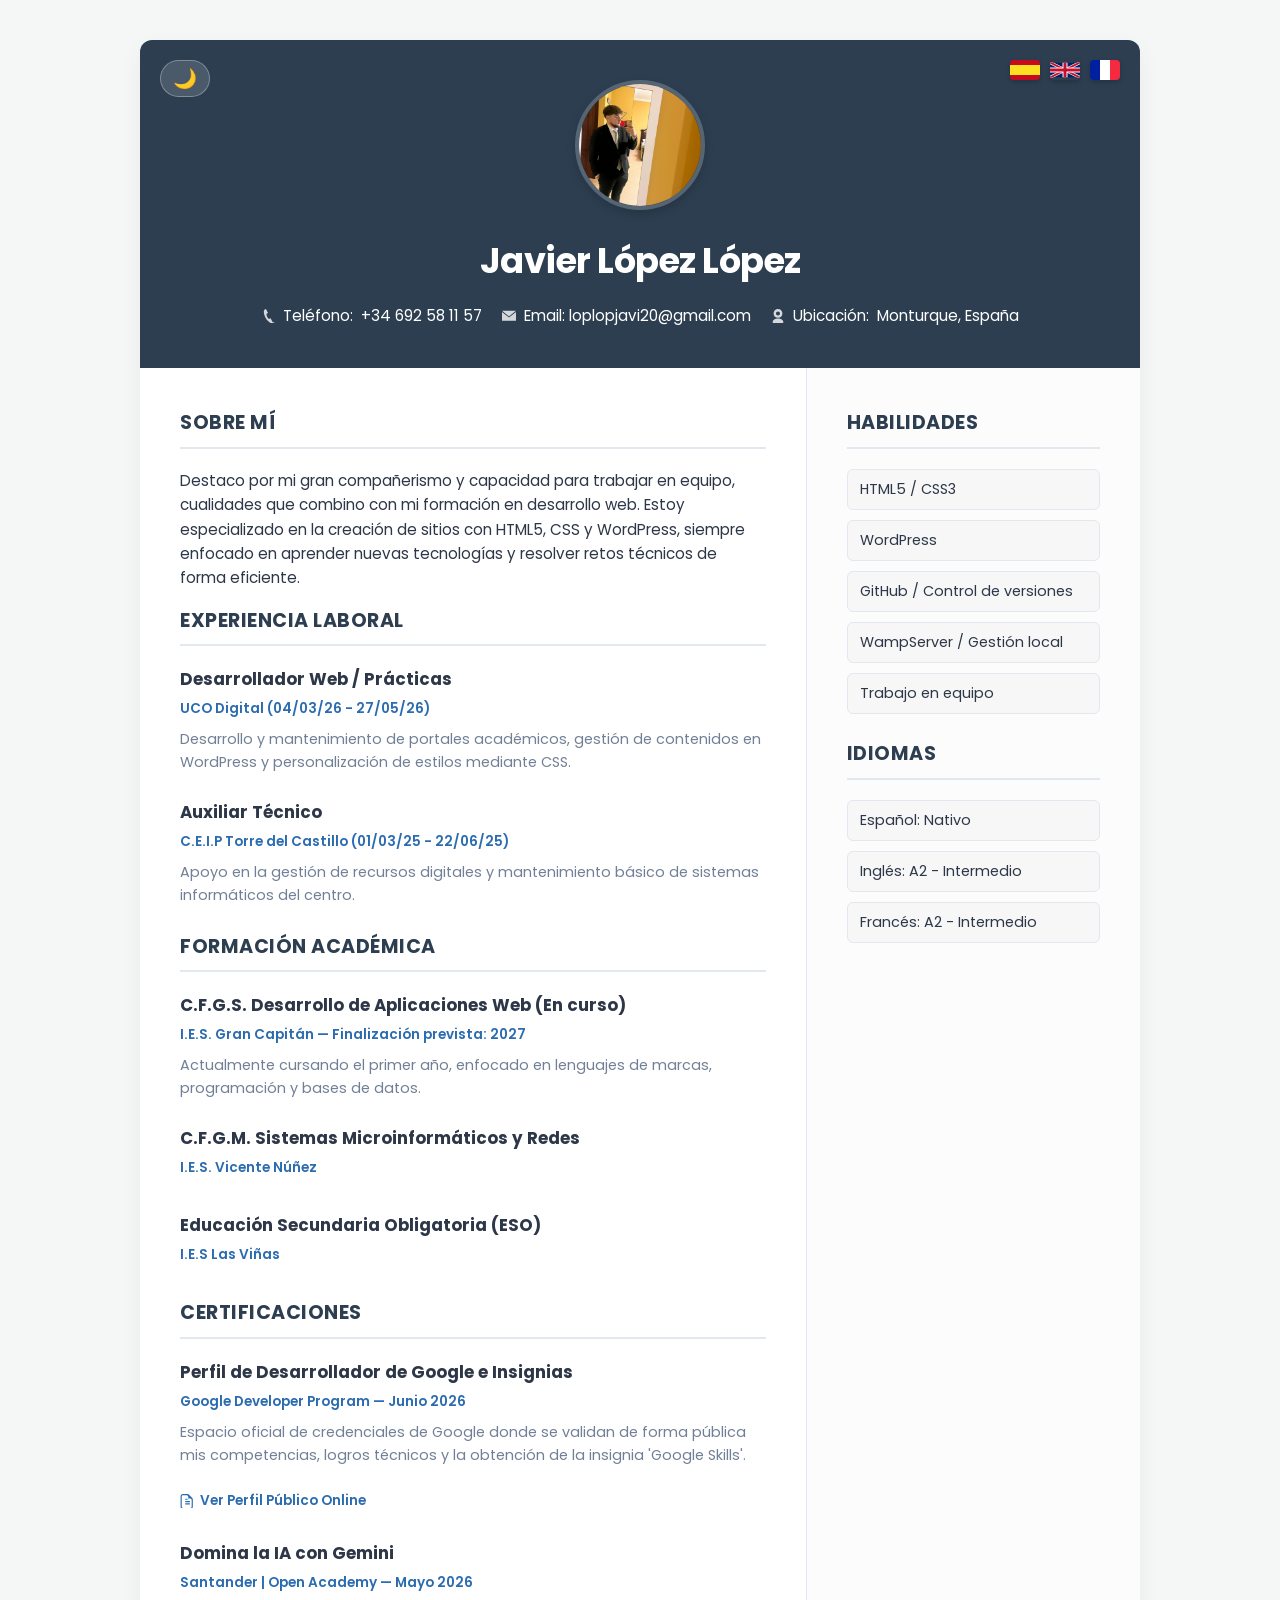
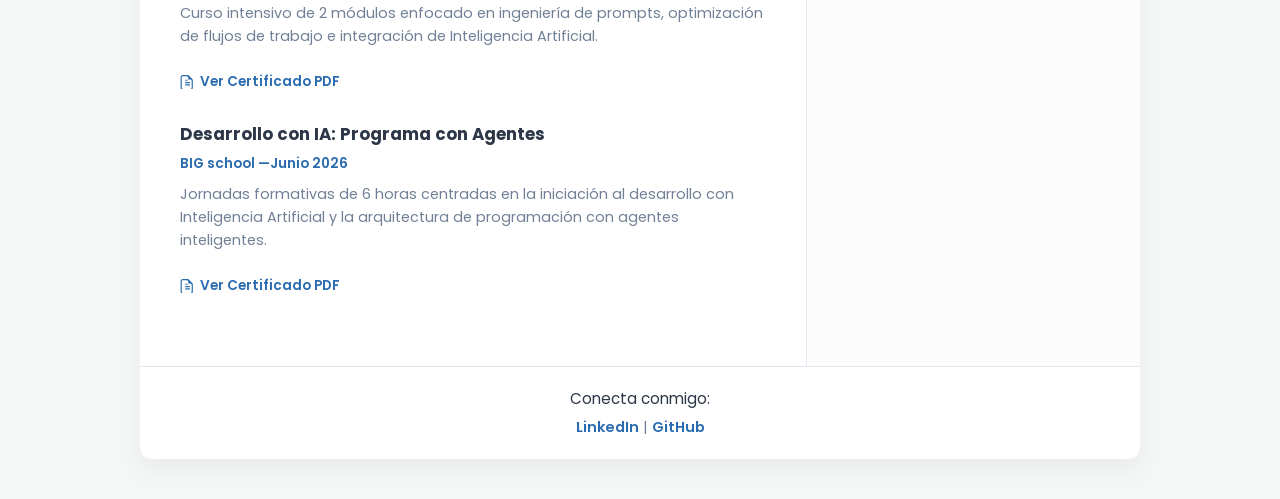
<file: index.html>
<!DOCTYPE html>
<html lang="es">
<head>
    <meta charset="UTF-8">
    <meta name="viewport" content="width=device-width, initial-scale=1.0">
    <title>CV Javier López López</title>
    <link href="https://fonts.googleapis.com/css2?family=Poppins:wght@300;400;600;700&display=swap" rel="stylesheet">
    <style>
        /* Variables globales para gestionar los temas visuales */
        :root {
            --bg-body: #f4f7f6;
            --bg-card: #ffffff;
            --text-main: #2d3748;
            --text-muted: #718096;
            --primary-color: #2c3e50; /* Tu azul marino original */
            --accent-color: #2b6cb0;
            --border-color: #e2e8f0;
            --header-text: #ffffff;
        }

        /* MODO OSCURO PREMIUM: Colores suaves, elegantes y de alto contraste pero relajados */
        body.dark-mode {
            --bg-body: #0b0f17;       /* Fondo de página negro azulado muy elegante */
            --bg-card: #161f30;       /* Cajas de contenido ligeramente más claras */
            --text-main: #f1f5f9;     /* Texto principal blanco roto (no daña la vista) */
            --text-muted: #94a3b8;    /* Texto secundario gris claro legible */
            --primary-color: #5a0c0c; /* ROJO VINOTINTO PROFESIONAL (Sustituye al rojo chillón) */
            --accent-color: #f87171;   /* Toques de color suaves */
            --border-color: #24324d;   /* Bordes y líneas divisorias integrados */
            --header-text: #ffffff;   /* Texto del header en blanco sobre el fondo vino */
        }

        /* Estilos Base y Reset */
        * {
            margin: 0;
            padding: 0;
            box-sizing: border-box;
        }

        body {
            font-family: 'Poppins', sans-serif;
            background-color: var(--bg-body);
            color: var(--text-main);
            line-height: 1.6;
            padding: 40px 20px;
            transition: background-color 0.3s, color 0.3s;
        }

        .container {
            max-width: 1000px;
            margin: 0 auto;
            background-color: var(--bg-card);
            border-radius: 12px;
            overflow: hidden;
            box-shadow: 0 10px 25px rgba(0, 0, 0, 0.05);
            transition: background-color 0.3s, box-shadow 0.3s;
        }

        /* Encabezado Principal */
        header {
            background-color: var(--primary-color);
            color: var(--header-text);
            padding: 40px;
            position: relative;
            text-align: center;
            transition: background-color 0.3s;
        }

        header img {
            border-radius: 50%;
            border: 4px solid rgba(255, 255, 255, 0.2);
            object-fit: cover;
            margin-bottom: 15px;
            box-shadow: 0 4px 10px rgba(0,0,0,0.15);
        }

        header h1 {
            font-size: 2.2rem;
            font-weight: 700;
            letter-spacing: -0.5px;
            margin-bottom: 15px;
        }

        .contact-info {
            display: flex;
            flex-wrap: wrap;
            justify-content: center;
            gap: 20px;
            font-size: 0.95rem;
        }

        .contact-item {
            display: flex;
            align-items: center;
            gap: 8px;
        }

        .contact-item svg {
            fill: currentColor;
            opacity: 0.8;
        }

        /* Botones de Control Flotantes */
        .btn-modo-izq {
            position: absolute;
            top: 20px;
            left: 20px;
            background: rgba(255, 255, 255, 0.15);
            border: 1px solid rgba(255, 255, 255, 0.3);
            font-size: 1.2rem;
            cursor: pointer;
            padding: 6px 12px;
            border-radius: 20px;
            transition: all 0.2s;
            display: inline-flex;
            align-items: center;
        }
        .btn-modo-izq:hover {
            transform: scale(1.05);
            background: rgba(255, 255, 255, 0.3);
        }

        .idiomas-selector-der {
            position: absolute;
            top: 20px;
            right: 20px;
            display: flex;
            gap: 10px;
        }
        .idiomas-selector-der span {
            cursor: pointer;
            display: inline-flex;
            align-items: center;
            transition: transform 0.2s;
            box-shadow: 0 2px 5px rgba(0,0,0,0.2);
            border-radius: 4px;
            overflow: hidden;
        }
        .idiomas-selector-der span:hover {
            transform: scale(1.1);
        }

        /* Estructura de Columnas Asimétrica */
        .cv-content {
            display: grid;
            grid-template-columns: 2fr 1fr;
            transition: border-color 0.3s;
        }

        main {
            padding: 40px;
            border-right: 1px solid var(--border-color);
            transition: border-color 0.3s;
        }

        aside {
            padding: 40px;
            background-color: rgba(0, 0, 0, 0.01);
        }

        /* Estilos de Secciones y Textos */
        h2 {
            color: var(--accent-color);
            font-size: 1.2rem;
            font-weight: 700;
            text-transform: uppercase;
            letter-spacing: 0.5px;
            margin-bottom: 20px;
            padding-bottom: 8px;
            border-bottom: 2px solid var(--border-color);
            transition: color 0.3s, border-color 0.3s;
        }
        
        /* En el modo claro, preferimos que los h2 usen el azul primario */
        body:not(.dark-mode) h2 {
            color: var(--primary-color);
        }

        p {
            font-size: 0.95rem;
            margin-bottom: 15px;
            color: var(--text-main);
        }

        ul {
            list-style: none;
            margin-bottom: 25px;
        }

        .timeline-item {
            margin-bottom: 25px;
            position: relative;
        }

        .timeline-item strong {
            display: block;
            font-size: 1.05rem;
            color: var(--text-main);
            margin-bottom: 2px;
        }

        .timeline-date {
            display: inline-block;
            font-size: 0.85rem;
            color: var(--accent-color);
            font-weight: 600;
            margin-bottom: 8px;
            transition: color 0.3s;
        }

        .timeline-item p {
            color: var(--text-muted);
            font-size: 0.9rem;
        }

        /* Estilo para los enlaces de los certificados */
        .btn-certificado {
            display: inline-flex;
            align-items: center;
            gap: 6px;
            margin-top: 8px;
            font-size: 0.85rem;
            color: var(--accent-color);
            text-decoration: none;
            font-weight: 600;
            transition: opacity 0.2s;
        }
        .btn-certificado:hover {
            text-decoration: underline;
            opacity: 0.8;
        }

        /* Lista de Habilidades e Idiomas */
        .skill-list li {
            background: rgba(0, 0, 0, 0.02);
            border: 1px solid var(--border-color);
            padding: 8px 12px;
            border-radius: 6px;
            margin-bottom: 10px;
            font-size: 0.9rem;
            font-weight: 400;
            color: var(--text-main);
            transition: background 0.3s, border-color 0.3s;
        }
        body.dark-mode .skill-list li {
            background: rgba(255, 255, 255, 0.03);
        }

        /* Pie de página */
        footer {
            padding: 20px;
            text-align: center;
            border-top: 1px solid var(--border-color);
            font-size: 0.9rem;
            color: var(--text-muted);
            transition: border-color 0.3s;
        }

        footer a {
            color: var(--accent-color);
            text-decoration: none;
            font-weight: 600;
            transition: color 0.3s;
        }
        footer a:hover {
            text-decoration: underline;
        }

        /* Diseño Adaptable (Responsive) para móviles */
        @media (max-width: 768px) {
            .cv-content {
                grid-template-columns: 1fr;
            }
            main {
                border-right: none;
                border-bottom: 1px solid var(--border-color);
                padding: 30px 20px;
            }
            aside {
                padding: 30px 20px;
            }
            header {
                padding: 60px 20px 30px 20px;
            }
            .contact-info {
                flex-direction: column;
                align-items: center;
                gap: 10px;
            }
        }
    </style>
</head>
<body>

    <div class="container">
        <header>
            <button class="btn-modo-izq" onclick="toggleModo()" aria-label="Cambiar tema visual">🌙</button>

            <div class="idiomas-selector-der">
                <span onclick="cambiarIdioma('es')" title="Español">
                    <svg viewBox="0 0 750 500" width="30" height="20" aria-hidden="true">
                        <rect width="750" height="500" fill="#c60b1e"/>
                        <rect width="750" height="250" y="125" fill="#fbe122"/>
                    </svg>
                </span>
                <span onclick="cambiarIdioma('en')" title="English">
                    <svg viewBox="0 0 60 30" width="30" height="20" aria-hidden="true">
                        <clipPath id="s"><path d="M0,0 v30 h60 v-30 z"/></clipPath>
                        <path d="M0,0 v30 h60 v-30 z" fill="#012169" clip-path="url(#s)"/>
                        <path d="M0,0 L60,30 M60,0 L0,30" stroke="#fff" stroke-width="6" clip-path="url(#s)"/>
                        <path d="M0,0 L60,30 M60,0 L0,30" stroke="#c8102e" stroke-width="4" clip-path="url(#s)"/>
                        <path d="M30,0 v30 M0,15 h60" stroke="#fff" stroke-width="10" clip-path="url(#s)"/>
                        <path d="M30,0 v30 M0,15 h60" stroke="#c8102e" stroke-width="6" clip-path="url(#s)"/>
                    </svg>
                </span>
                <span onclick="cambiarIdioma('fr')" title="Français">
                    <svg viewBox="0 0 3 2" width="30" height="20" aria-hidden="true">
                        <rect width="1" height="2" fill="#00209F"/>
                        <rect width="1" height="2" x="1" fill="#FFF"/>
                        <rect width="1" height="2" x="2" fill="#F42A41"/>
                    </svg>
                </span>
            </div>

            <div>
                <img src="images/perfil.jpg" alt="Fotografía de Javier López López" width="130" height="130">
                <h1>Javier López López</h1>
                
                <div class="contact-info">
                    <div class="contact-item">
                        <svg width="14" height="14" viewBox="0 0 24 24"><path d="M20 22.621l-3.521-6.795c-.008.004-1.974.97-2.064 1.011-2.24 1.086-6.753-7.859-4.161-9.113.19-.092 1.748-.846 1.748-.846l-3.511-6.878s-1.701.826-1.895.919c-3.725 1.802-1.258 12.593 4.908 19.349 6.276 6.875 12.188 4.116 12.188 4.116l-1.693-1.763z"/></svg>
                        <span data-es="Teléfono:" data-en="Phone:" data-fr="Téléphone:">Teléfono:</span> +34 692 58 11 57
                    </div>
                    <div class="contact-item">
                        <svg width="14" height="14" viewBox="0 0 24 24"><path d="M12 12.713l-11.985-9.713h23.971l-11.986 9.713zm-12.015-7.743v15.03h24v-15.03l-12 9.73-12-9.73z"/></svg>
                        Email: loplopjavi20@gmail.com
                    </div>
                    <div class="contact-item">
                        <svg width="14" height="14" viewBox="0 0 24 24"><path d="M12 0c-4.198 0-7.6 3.402-7.6 7.602 0 4.198 3.402 7.6 7.6 7.6s7.6-3.402 7.6-7.602c0-4.198-3.402-7.6-7.6-7.6zm0 11c-1.878 0-3.4-1.522-3.4-3.4s1.522-3.4 3.4-3.4 3.4 1.522 3.4 3.4-1.522 3.4-3.4 3.4zm0 5.125c-4.902 0-9 2.446-9 5.5v2.375h18v-2.375c0-3.054-4.098-5.5-9-5.5z"/></svg>
                        <span data-es="Ubicación:" data-en="Location:" data-fr="Emplacement:">Ubicación:</span> Monturque, España
                    </div>
                </div>
            </div>
        </header>

        <div class="cv-content">
            <main>
                <section>
                    <h2 data-es="Sobre mí" data-en="About me" data-fr="À propos de moi">Sobre mí</h2>
                    <p data-es="Destaco por mi gran compañerismo y capacidad para trabajar en equipo, cualidades que combino con mi formación en desarrollo web. Estoy especializado en la creación de sitios con HTML5, CSS y WordPress, siempre enfocado en aprender nuevas tecnologías y resolver retos técnicos de forma eficiente." 
                       data-en="I stand out for my great camaraderie and teamwork skills, qualities that I combine with my web development training. I specialize in creating sites with HTML5, CSS, and WordPress, always focused on learning new technologies and solving technical challenges efficiently." 
                       data-fr="Je me distingue por mon grand esprit de camaraderie et ma capacité à travailler en équipe, des qualités que j'associe à ma formation en développement web. Je suis spécialisé dans la création de sites avec HTML5, CSS et WordPress, toujours axé sur l'apprentissage de nouvelles technologies et la résolution efficace de défis techniques.">
                       Destaco por mi gran compañerismo y capacidad para trabajar en equipo, cualidades que combino con mi formación en desarrollo web. Estoy especializado en la creación de sitios con HTML5, CSS y WordPress, siempre enfocado en aprender nuevas tecnologías y resolver retos técnicos de forma eficiente.
                    </p>

                    <h2 data-es="Experiencia Laboral" data-en="Work Experience" data-fr="Expérience Professionnelle">Experiencia Laboral</h2>
                    <ul>
                        <li class="timeline-item">
                            <strong data-es="Desarrollador Web / Prácticas" data-en="Web Developer / Internship" data-fr="Développeur Web / Stage">Desarrollador Web / Prácticas</strong>
                            <span class="timeline-date">UCO Digital (04/03/26 - 27/05/26)</span>
                            <p data-es="Desarrollo y mantenimiento de portales académicos, gestión de contenidos en WordPress y personalización de estilos mediante CSS." 
                               data-en="Development and maintenance of academic portals, content management in WordPress, and style customization using CSS." 
                               data-fr="Développement et maintenance de portales académiques, gestion de contenu sur WordPress y personnalisation des styles via CSS.">
                               Desarrollo y mantenimiento de portales académicos, gestión de contenidos en WordPress y personalización de estilos mediante CSS.
                            </p>
                        </li>
                        <li class="timeline-item">
                            <strong data-es="Auxiliar Técnico" data-en="Technical Assistant" data-fr="Assistant Technique">Auxiliar Técnico</strong>
                            <span class="timeline-date">C.E.I.P Torre del Castillo (01/03/25 - 22/06/25)</span>
                            <p data-es="Apoyo en la gestión de recursos digitales y mantenimiento básico de sistemas informáticos del centro." 
                               data-en="Support in the management of digital resources and basic maintenance of the center's computer systems." 
                               data-fr="Soutien dans la gestion des ressources numériques et maintenance de base des systèmes informatiques du centre.">
                               Apoyo en la gestión de recursos digitales y mantenimiento básico de sistemas informáticos del centro.
                            </p>
                        </li>
                    </ul>

                    <h2 data-es="Formación Académica" data-en="Education" data-fr="Formation Académique">Formación Académica</h2>
                    <ul>
                        <li class="timeline-item">
                            <strong data-es="C.F.G.S. Desarrollo de Aplicaciones Web (En curso)" data-en="HND in Web Applications Development (In progress)" data-fr="B.T.S. Développeur d'Applications Web (En cours)">C.F.G.S. Desarrollo de Aplicaciones Web (En curso)</strong>
                            <span class="timeline-date">I.E.S. Gran Capitán — <span data-es="Finalización prevista:" data-en="Expected completion:" data-fr="Fin prévue:">Finalización prevista:</span> 2027</span>
                            <p data-es="Actualmente cursando el primer año, enfocado en lenguajes de marcas, programación y bases de datos." 
                               data-en="Currently in my first year, focusing on markup languages, programming, and databases." 
                               data-fr="Actuellement en première année, axé sur les langages de balisage, la programmation et les bases de données.">
                               Actualmente cursando el primer año, enfocado en lenguajes de marcas, programación y bases de datos.
                            </p>
                        </li>
                        <li class="timeline-item">
                            <strong data-es="C.F.G.M. Sistemas Microinformáticos y Redes" data-en="VET in Microcomputer Systems and Networks" data-fr="C.A.P. Systèmes Microinformatiques et Réseaux">C.F.G.M. Sistemas Microinformáticos y Redes</strong>
                            <span class="timeline-date">I.E.S. Vicente Núñez</span>
                        </li>
                        <li class="timeline-item">
                            <strong data-es="Educación Secundaria Obligatoria (ESO)" data-en="Compulsory Secondary Education (ESO)" data-fr="Enseignement Secondaire Obligatoire (ESO)">Educación Secundaria Obligatoria (ESO)</strong>
                            <span class="timeline-date">I.E.S Las Viñas</span>
                        </li>
                    </ul>

                    <h2 data-es="Certificaciones" data-en="Certifications" data-fr="Certifications">Certificaciones</h2>
                    <ul>
                        <!-- SECCIÓN: Google Developer Profile con tu enlace público directo -->
                        <li class="timeline-item">
                            <strong data-es="Perfil de Desarrollador de Google e Insignias" data-en="Google Developer Profile & Badges" data-fr="Profil Développeur Google & Badges">Perfil de Desarrollador de Google e Insignias</strong>
                            <span class="timeline-date" data-es="Google Developer Program — Junio 2026" data-en="Google Developer Program — June 2026" data-fr="Google Developer Program — Juin 2026">Google Developer Program — Junio 2026</span>
                            <p data-es="Espacio oficial de credenciales de Google donde se validan de forma pública mis competencias, logros técnicos y la obtención de la insignia 'Google Skills'." 
                               data-en="Official Google credential space where my skills, technical achievements, and the acquisition of the 'Google Skills' badge are publicly validated." 
                               data-fr="Espace de certification officiel de Google où mes compétences, mes réalisations techniques y l'obtention du badge 'Google Skills' sont validées publiquement.">
                               Espacio oficial de credenciales de Google donde se validan de forma pública mis competencias, logros técnicos y la obtención de la insignia 'Google Skills'.
                            </p>
                            <a href="https://me.developers.google.com/u/107146499577730370060" target="_blank" class="btn-certificado" aria-label="Ver Perfil de Desarrollador de Google e Insignias">
                                <svg width="14" height="14" viewBox="0 0 24 24" fill="currentColor"><path d="M11.362 2c4.156 0 2.638 6 2.638 6s6-1.55 6 2.457v11.543c0 1.104-.896 2-2 2h-13c-1.104 0-2-.896-2-2v-18c0-1.104.896-2 2-2h6.362zm.638-2h-7c-2.209 0-4 1.791-4 4v18c0 2.209 1.791 4 4 4h13c2.209 0 4-1.791 4-4v-12.543c0-1.13-.449-2.215-1.252-3.018l-5.73-5.73c-.802-.803-1.887-1.252-3.018-1.252zm-3 18h8v-2h-8v2zm0-4h8v-2h-8v2zm0-4h4v-2h-4v2z"/></svg>
                                <span data-es="Ver Perfil Público Online" data-en="View Public Profile Online" data-fr="Voir le Profil Public en Ligne">Ver Perfil Público Online</span>
                            </a>
                        </li>

                        <!-- SECCIÓN: Domina la IA con Gemini -->
                        <li class="timeline-item">
                            <strong data-es="Domina la IA con Gemini" data-en="Master AI with Gemini" data-fr="Maîtrisez l'IA avec Gemini">Domina la IA con Gemini</strong>
                            <span class="timeline-date" data-es="Santander | Open Academy — Mayo 2026" data-en="Santander | Open Academy — May 2026" data-fr="Santander | Open Academy — Mai 2026">Santander | Open Academy — Mayo 2026</span>
                            <p data-es="Curso intensivo de 2 módulos enfocado en ingeniería de prompts, optimización de flujos de trabajo e integración de Inteligencia Artificial." 
                               data-en="Intensive 2-module course focusing on prompt engineering, workflow optimization, and Artificial Intelligence integration." 
                               data-fr="Cours intensif de 2 modules axé sur l'ingénierie des prompts, l'optimisation des flux de travail et l'intégration de l'Intelligence Artificielle.">
                               Curso intensivo de 2 módulos enfocado en ingeniería de prompts, optimización de flujos de trabajo e integración de Inteligencia Artificial.
                            </p>
                            <a href="certificado/Certificado-IA.pdf" target="_blank" class="btn-certificado" aria-label="Ver Certificado">
                                <svg width="14" height="14" viewBox="0 0 24 24" fill="currentColor"><path d="M11.362 2c4.156 0 2.638 6 2.638 6s6-1.55 6 2.457v11.543c0 1.104-.896 2-2 2h-13c-1.104 0-2-.896-2-2v-18c0-1.104.896-2 2-2h6.362zm.638-2h-7c-2.209 0-4 1.791-4 4v18c0 2.209 1.791 4 4 4h13c2.209 0 4-1.791 4-4v-12.543c0-1.13-.449-2.215-1.252-3.018l-5.73-5.73c-.802-.803-1.887-1.252-3.018-1.252zm-3 18h8v-2h-8v2zm0-4h8v-2h-8v2zm0-4h4v-2h-4v2z"/></svg>
                                <span data-es="Ver Certificado PDF" data-en="View PDF Certificate" data-fr="Voir le Certificat PDF">Ver Certificado PDF</span>
                            </a>
                        </li>

                        <!-- SECCIÓN ACTUALIZADA: Certificado Big School -->
                        <li class="timeline-item">
                            <strong data-es="Desarrollo con IA: Programa con Agentes" data-en="AI Development: Agent Programming" data-fr="Développement IA : Programmation avec Agents">Desarrollo con IA: Programa con Agentes</strong>
                            <span class="timeline-date" data-es="BIG school — Junio 2026" data-en="BIG school — June 2026" data-fr="BIG school — Juin 2026">BIG school —Junio 2026</span>
                            <p data-es="Jornadas formativas de 6 horas centradas en la iniciación al desarrollo con Inteligencia Artificial y la arquitectura de programación con agentes inteligentes." 
                               data-en="6-hour training sessions focused on introduction to Artificial Intelligence development and the architectural programming of intelligent agents." 
                               data-fr="Sessions de formation de 6 heures centrées sur l'initiation au développement avec l'Intelligence Artificielle et l'architecture de programmation avec des agents intelligents.">
                               Jornadas formativas de 6 horas centradas en la iniciación al desarrollo con Inteligencia Artificial y la arquitectura de programación con agentes inteligentes.
                            </p>
                            <a href="certificado/Certificado-Big-School.pdf" target="_blank" class="btn-certificado" aria-label="Ver Certificado Big School">
                                <svg width="14" height="14" viewBox="0 0 24 24" fill="currentColor"><path d="M11.362 2c4.156 0 2.638 6 2.638 6s6-1.55 6 2.457v11.543c0 1.104-.896 2-2 2h-13c-1.104 0-2-.896-2-2v-18c0-1.104.896-2 2-2h6.362zm.638-2h-7c-2.209 0-4 1.791-4 4v18c0 2.209 1.791 4 4 4h13c2.209 0 4-1.791 4-4v-12.543c0-1.13-.449-2.215-1.252-3.018l-5.73-5.73c-.802-.803-1.887-1.252-3.018-1.252zm-3 18h8v-2h-8v2zm0-4h8v-2h-8v2zm0-4h4v-2h-4v2z"/></svg>
                                <span data-es="Ver Certificado PDF" data-en="View PDF Certificate" data-fr="Voir le Certificat PDF">Ver Certificado PDF</span>
                            </a>
                        </li>
                    </ul>
                </section>
            </main>

            <aside>
                <h2 data-es="Habilidades" data-en="Skills" data-fr="Compétences">Habilidades</h2>
                <ul class="skill-list">
                    <li>HTML5 / CSS3</li>
                    <li>WordPress</li>
                    <li>GitHub / <span data-es="Control de versiones" data-en="Version Control" data-fr="Contrôle de Version">Control de versiones</span></li>
                    <li>WampServer / <span data-es="Gestión local" data-en="Local Management" data-fr="Gestion Locale">Gestión local</span></li>
                    <li data-es="Trabajo en equipo" data-en="Teamwork" data-fr="Travail d'équipe">Trabajo en equipo</li>
                </ul>

                <h2 data-es="Idiomas" data-en="Languages" data-fr="Langues">Idiomas</h2>
                <ul class="skill-list">
                    <li><span data-es="Español: Nativo" data-en="Spanish: Native" data-fr="Espagnol: Maternelle">Español: Nativo</span></li>
                    <li><span data-es="Inglés: A2 - Intermedio" data-en="English: A2 - Intermediate" data-fr="Anglais: A2 - Intermédiaire">Inglés: A2 - Intermedio</span></li>
                    <li><span data-es="Francés: A2 - Intermedio" data-en="French: A2 - Intermediate" data-fr="Français: A2 - Intermédiaire">Francés: A2 - Intermedio</span></li>
                </ul>
            </aside>
        </div>

        <footer>
            <div>
                <p style="margin-bottom: 5px;" data-es="Conecta conmigo:" data-en="Connect with me:" data-fr="Contactez-moi:">Conecta conmigo:</p>
                <a href="https://www.linkedin.com/in/javierlopezlopez" target="_blank">LinkedIn</a> | 
                <a href="https://github.com/jloplop" target="_blank">GitHub</a>
            </div>
        </footer>
    </div>

    <script>
        function cambiarIdioma(idioma) {
            document.documentElement.lang = idioma;
            const elementos = document.querySelectorAll(`[data-${idioma}]`);
            elementos.forEach(el => {
                el.textContent = el.getAttribute(`data-${idioma}`);
            });
        }

        function toggleModo() {
            const body = document.body;
            body.classList.toggle('dark-mode');
            
            const boton = document.querySelector('.btn-modo-izq');
            if(body.classList.contains('dark-mode')) {
                boton.textContent = '☀️';
                boton.setAttribute('aria-label', 'Cambiar a modo claro');
            } else {
                boton.textContent = '🌙';
                boton.setAttribute('aria-label', 'Cambiar a modo oscuro');
            }
        }
    </script>
</body>
</html>
</file>
